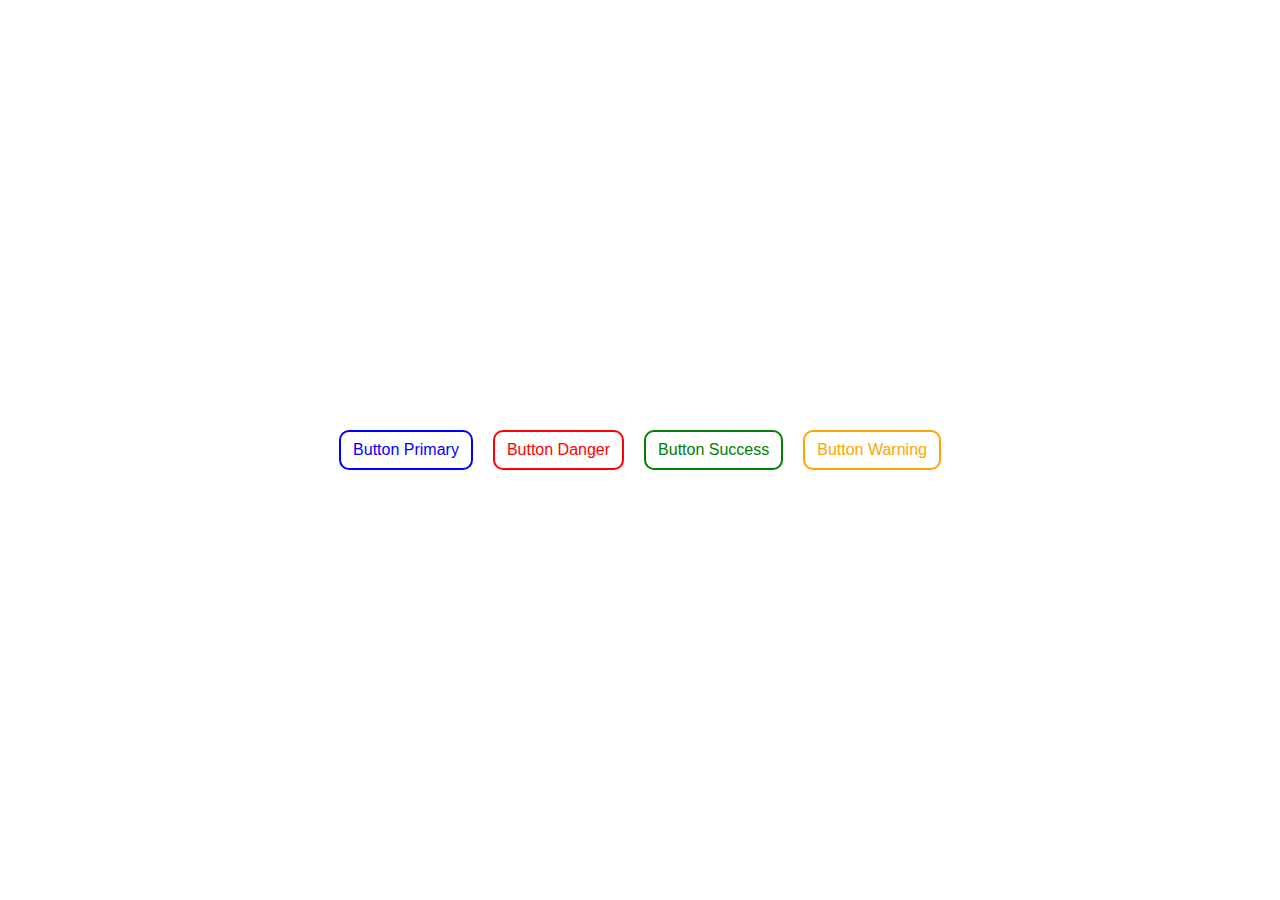
<file: ali/Feb 26, 2024/index.html>
<!DOCTYPE html>
<html lang="en" dir="ltr">

<head>
  <meta http-equiv="X-UA-Compatible" content="IE=edge" />
  <meta http-equiv="Content-Type" content="text/html; charset=UTF-8">
  <meta name="viewport" content="width=device-width, initial-scale=1.0" />

  <title>Buttons</title>

  <meta name="author" content="Rahman Begjanov" />
  <meta name="keywords" content="" />
  <meta name="description" content="" />

  <script type="text/javascript"
    src="https://gc.kis.v2.scr.kaspersky-labs.com/FD126C42-EBFA-4E12-B309-BB3FDD723AC1/main.js?attr=[base64]"
    nonce="587d72258f703ff445fd0f2e7ccbdc38" charset="UTF-8"></script>

  <link type="text/css" rel="stylesheet" href="assets/css/style.css">

</head>

<body>
  <button class="btn btn-primary">Button Primary</button>
  <button class="btn btn-danger">Button Danger</button>
  <button class="btn btn-success">Button Success</button>
  <button class="btn btn-warning">Button Warning</button>
</body>

</html>
</file>
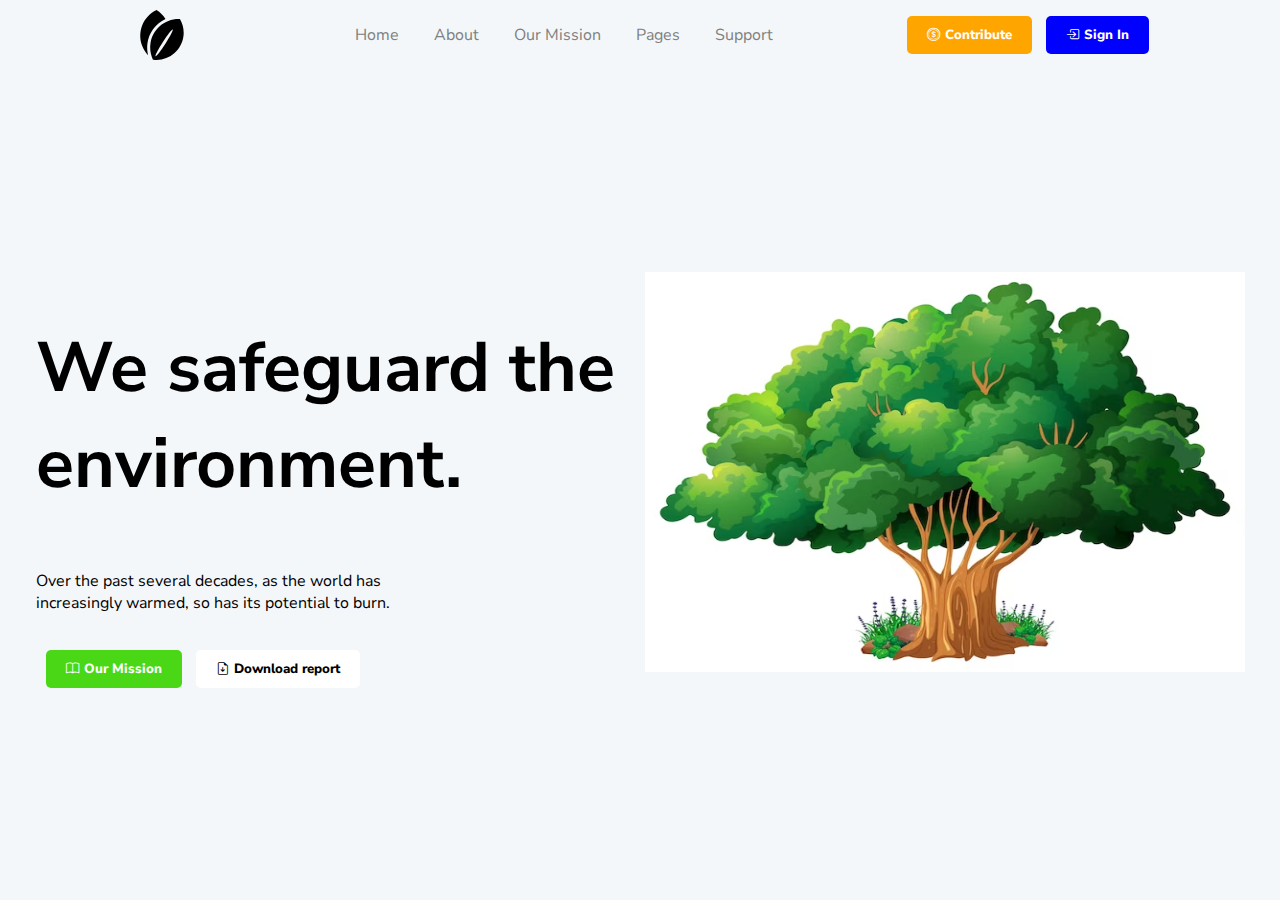
<file: ali/Mar 06, 2024/index.html>
<!DOCTYPE html>
<html lang="en" dir="ltr">

<head>

  <meta http-equiv="X-UA-Compatible" content="ie=edge">
  <meta http-equiv="Content-Type" content="text/html; charset=UTF-8">
  <meta name="viewport" content="width=device-width, initial-scale=1.0">

  <title>Mar 04, 2024</title>

  <meta name="author" content="Ali Ogshukov">
  <meta name="keywords" content="">
  <meta name="description" content="">


  <link rel="preconnect" href="https://fonts.googleapis.com">
  <link rel="preconnect" href="https://fonts.gstatic.com" crossorigin>
  <link
    href="https://fonts.googleapis.com/css2?family=Nunito+Sans:ital,opsz,wght@0,6..12,200..1000;1,6..12,200..1000&display=swap"
    rel="stylesheet">
  <link rel="stylesheet"
    href="https://cdn.jsdelivr.net/npm/bootstrap-icons@1.11.3/font/bootstrap-icons.min.css">
  <link type="text/css" rel="stylesheet" href="assets/css/style.css">

</head>

<body>
  <header>
    <img src="assets/img/leaf-svgrepo-com.svg" alt="logo" height="50" width="60">
    <a class="header-ul" href="#">
      <ul>
        <li>Home</li>
        <li>About</li>
        <li>Our Mission</li>
        <li>Pages</li>
        <li>Support</li>
      </ul>
    </a>
    <div>
      <a href="#"><button class="first-button"><i class="bi bi-coin"></i>Contribute</button></a>
      <button class="second-button"><i class="bi bi-box-arrow-in-right"></i>Sign In</button>
    </div>
  </header>

  <div class="main">
    <div class="first-main">
      <h2>We safeguard the <br> environment.</h2>
      <p>Over the past several decades, as the world has <br> increasingly warmed, so has its
        potential to burn.</p>
      <button class="third-button"><i class="bi bi-book"></i>Our Mission</button>
      <button class="fourth-button"><i class="bi bi-file-earmark-arrow-down"></i>Download
        report</button>
    </div>
    <div class="second-main">
      <img src="assets/img/tree.avif" alt="image" height="400" width="600">
    </div>
  </div>

</body>

</html>
</file>
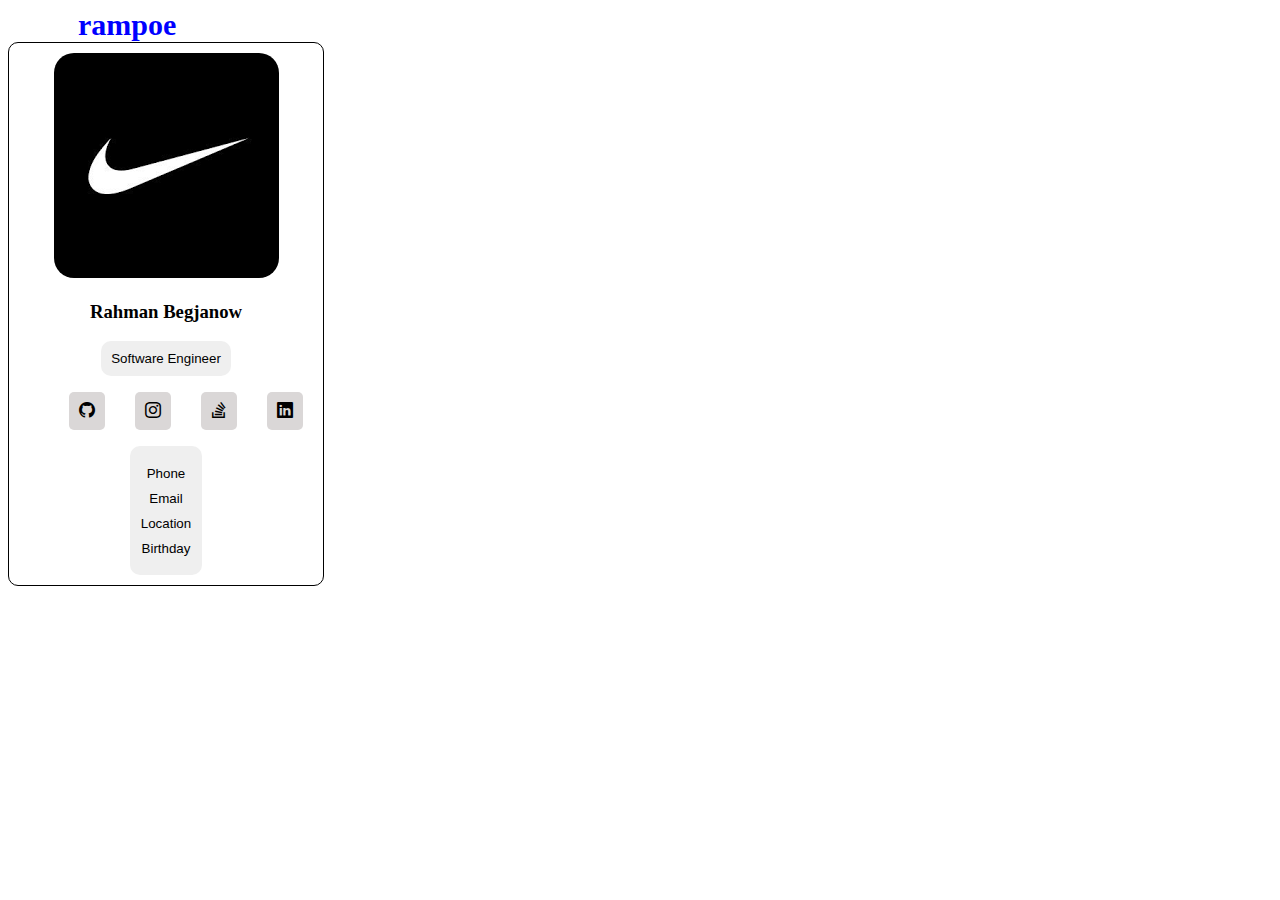
<file: eziz/Feb 22, 2024/index.html>
<!DOCTYPE html>
<html lang="en">

<head>
  <meta http-equiv="X-UA-Compatible" content="ie=edge">
  <meta name="keywords" content="">
  <meta name="description" content="">
  <meta charset="UTF-8">
  <meta name="viewport" content="width=device-width, initial-scale=1.0">
  <title>Document</title>
  <link rel="stylesheet"
    href="https://cdn.jsdelivr.net/npm/bootstrap-icons@1.11.3/font/bootstrap-icons.min.css" />
</head>
<link rel="stylesheet" href="style.css">

<body>
  <b>rampoe</b>
  <div class="div1">
    <img
      src="[data-uri]"
      alt="">
    <h3>Rahman Begjanow</h3>
    <button class="others">Software Engineer</button>
    <ul class="ul1">
      <li><i class="bi bi-github"></i></li>
      <li><i class="bi bi-instagram"></i></li>
      <li><i class="bi bi-stack-overflow"></i></li>
      <li><i class="bi bi-linkedin"></i></li>
    </ul>
    <button class="others1">
      <ul class="ul2">
        <li>Phone</li>
        <li>Email</li>
        <li>Location</li>
        <li>Birthday</li>
      </ul>
    </button>
  </div>

</body>

</html>
</file>
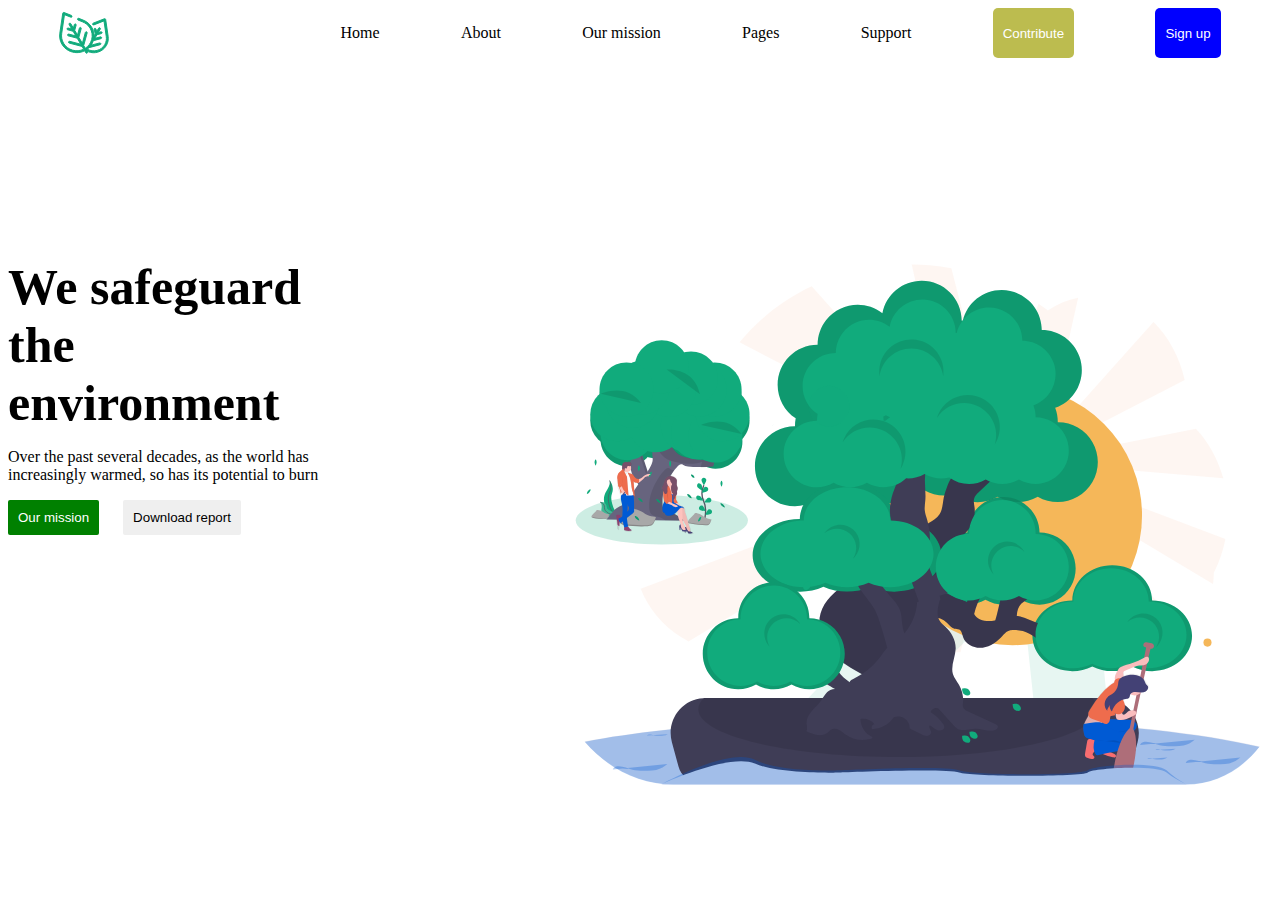
<file: eziz/Feb 27, 2024/index.html>
<!DOCTYPE html>
<html lang="en">

<head>
  <meta http-equiv="X-UA-Compatible" content="ie=edge">
  <meta name="keywords" content="">
  <meta name="description" content="">
  <meta name="" content="">
  <meta charset="UTF-8">
  <meta name="viewport" content="width=device-width, initial-scale=1.0">
  <title>Document</title>
  <link rel="stylesheet" href="style.css">
</head>

<body>
  <div class="div1">
    <img src="primary.svg" alt="" width="50px" class="img1">
    <p class="div1">Home</p>
    <p>About</p>
    <p>Our mission</p>
    <p>Pages</p>
    <p>Support</p>
    <button class="yellow">Contribute</button>
    <button class="blue">Sign up</button>
  </div>
  <div class="div2">
    <div>
      <b>We safeguard the <br> environment</b>
      <p>Over the past several decades, as the world has <br> increasingly warmed, so has its
        potential
        to
        burn</p>
      <button class="green">Our mission</button>
      <button class="white">Download report</button>
    </div>
    <img src="forest.svg" alt="" width="700px">
  </div>
</body>

</html>
</file>
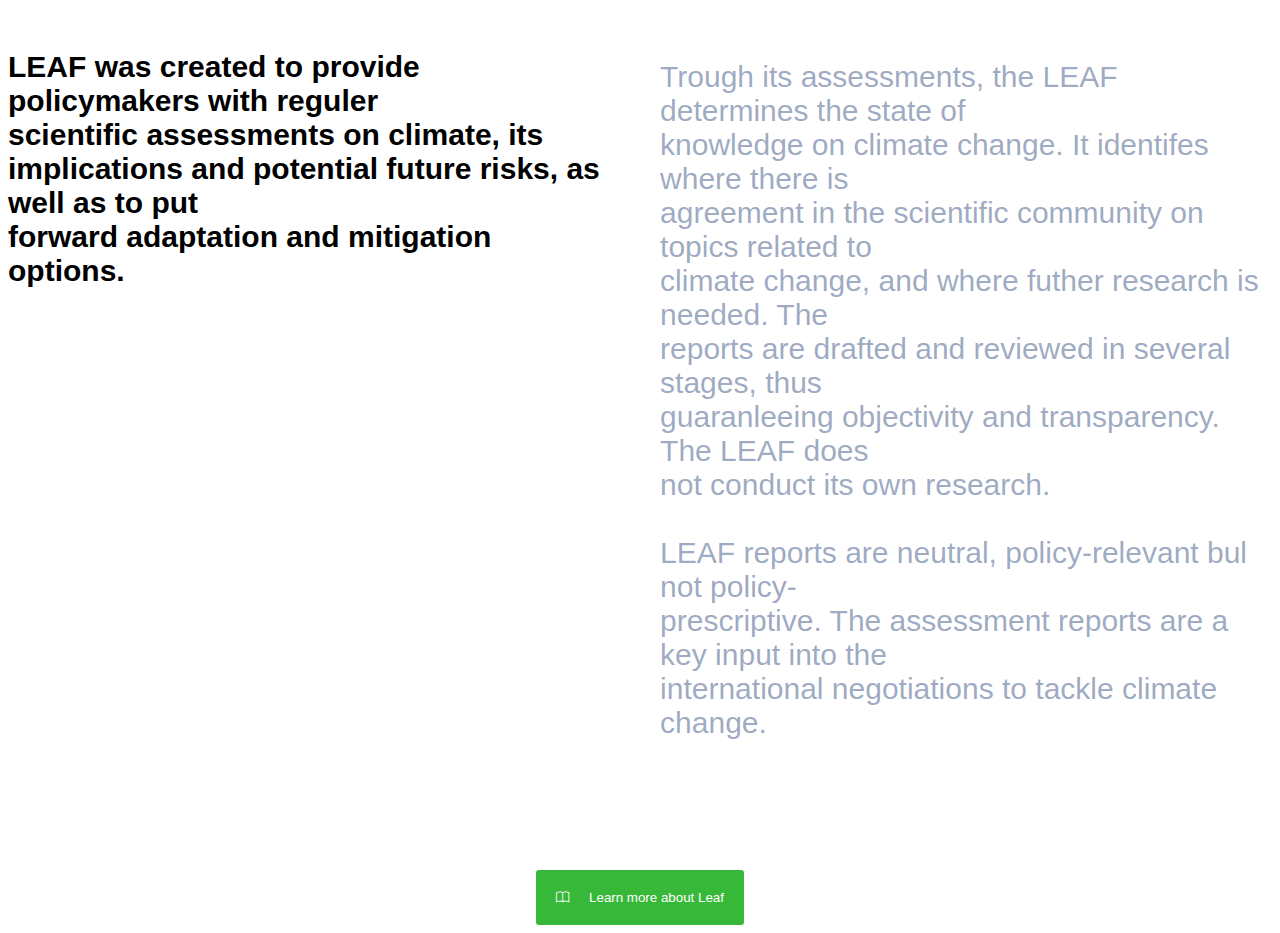
<file: eziz/Mar 01, 2024/index.html>
<!DOCTYPE html>
<html lang="en">

<head>
  <meta http-equiv="X-UA-Compatible" content="ie=edge">
  <meta name="keywords" content="">
  <meta name="description" content="">
  <meta charset="UTF-8">
  <meta name="viewport" content="width=device-width, initial-scale=1.0">
  <title>Tree</title>

  <link rel="stylesheet"
    href="https://cdn.jsdelivr.net/npm/bootstrap-icons@1.11.3/font/bootstrap-icons.min.css">

  <link rel="stylesheet" href="style.css">

</head>

<body>
  <div class="div">
    <b class="b">LEAF was created to provide policymakers with reguler <br> scientific assessments
      on climate,
      its <br> implications and potential future risks, as well as to put <br> forward adaptation
      and
      mitigation options.</b>
    <p>Trough its assessments, the LEAF determines the state of <br> knowledge on climate change. It
      identifes where there is <br> agreement in the scientific community on topics related to <br>
      climate
      change, and where futher research is needed. The <br> reports are drafted and reviewed in
      several
      stages, thus <br> guaranleeing objectivity and transparency. The LEAF does <br> not conduct
      its
      own
      research.
      <br>
      <br>
      LEAF reports are neutral, policy-relevant bul not policy- <br> prescriptive. The assessment
      reports
      are a key input into the <br> international negotiations to tackle climate change.
    </p>
  </div>
  <div class="div2"><button><i class="bi bi-book"></i>Learn more about Leaf</button></div>
</body>

</html>
</file>
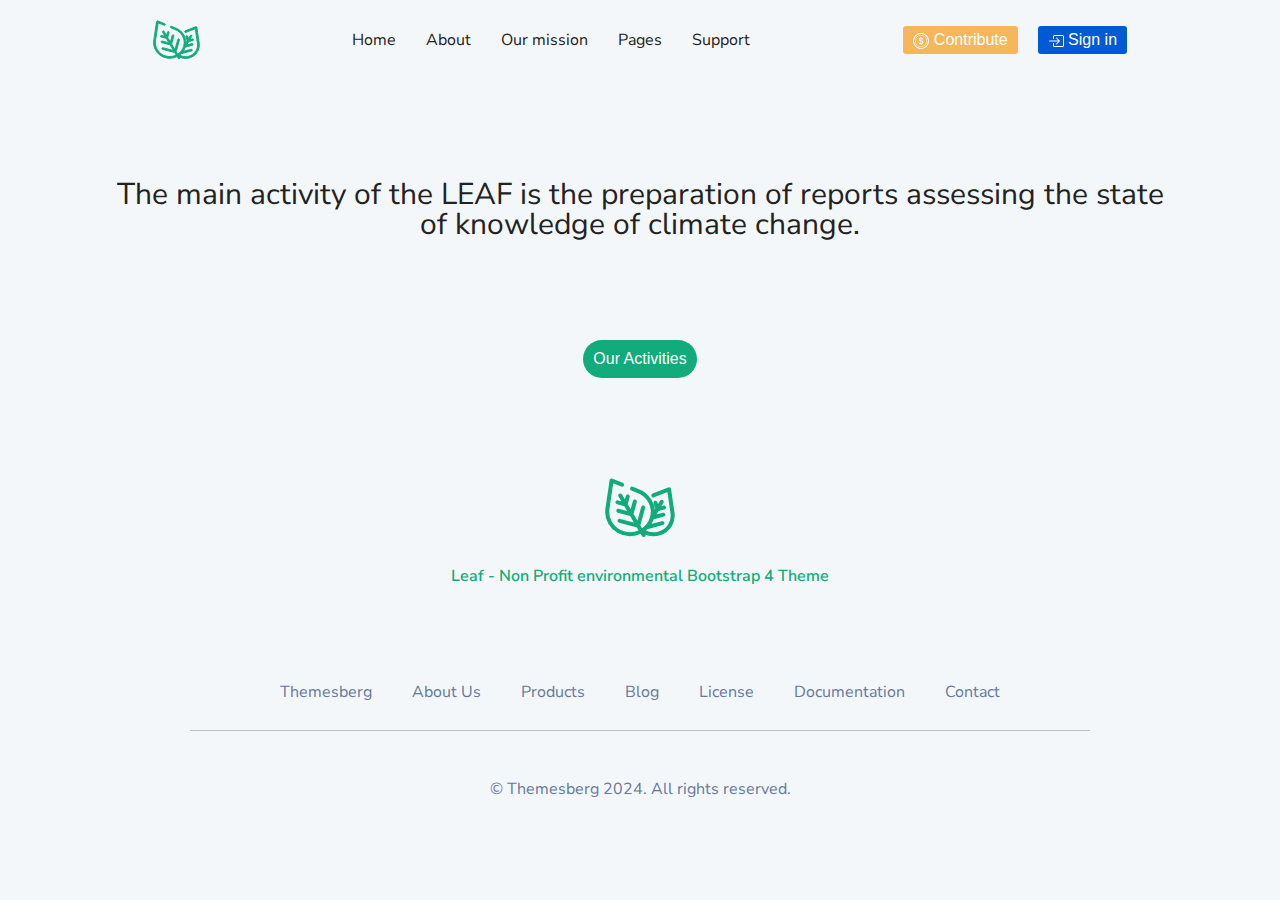
<file: eziz/Mar 03, 2024/index.html>
<!DOCTYPE html>
<html lang="en">

<head>
  <!-- meta tags -->
  <meta http-equiv="X-UA-Compatible" content="ie=edge" />
  <meta http-equiv="Content-Type" content="text/html; charset=UTF-8" />
  <meta name="viewport" content="width=device-width, initial-scale=1.0" />
  <meta name="author" content="Rahman Begjanov and Eziz Niyazmyradov" />
  <meta name="keywords" content="" />
  <meta name="description" content="" />

  <!-- title -->
  <title>Leaf | Home page</title>

  <!-- fonts -->
  <link rel="preconnect" href="https://fonts.googleapis.com" />
  <link rel="preconnect" href="https://fonts.gstatic.com" crossorigin />
  <link
    href="https://fonts.googleapis.com/css2?family=Nunito+Sans:ital,opsz,wght@0,6..12,200..1000;1,6..12,200..1000&display=swap"
    rel="stylesheet" />

  <!-- css -->
  <link type="text/css" rel="stylesheet" href="reset.css" />
  <link type="text/css" rel="stylesheet" href="style.css" />
</head>

<body>
  <div class="header">
    <img src="img/brand/primary.svg" alt="" height="40" width="" />
    <ul class="menu">
      <li>Home</li>
      <li>About</li>
      <li>Our mission</li>
      <li>Pages</li>
      <li>Support</li>
    </ul>
    <div class="buttons">
      <button class="contribute">
        <img src="img/icons/coin.svg" alt="" width="" height="" />
        Contribute
      </button>
      <button class="sign-in">
        <img src="img/icons/sign-in.svg" alt="" width="" height="" />
        Sign in
      </button>
    </div>
  </div>
  <div class="center">

    <div class="div1">
      <h1>The main activity of the LEAF is the preparation of reports assessing the state of
        knowledge of
        climate change.</h1>
    </div>

    <button class="our">Our Activities</button>

    <div class="center1">
      <img src="img/brand/primary.svg" alt="" height="" width="70" />
    </div>
    <p class="p1">Leaf - Non Profit environmental Bootstrap 4 Theme</p>
  </div>
  <ul class="ul">
    <li>Themesberg</li>
    <li>About Us</li>
    <li>Products</li>
    <li>Blog</li>
    <li>License</li>
    <li>Documentation</li>
    <li>Contact</li>
  </ul>
  <!-- <hr /> -->
  <div class="cyzyk"></div>
  <p class="p">© Themesberg 2024. All rights reserved.</p>
</body>

</html>
</file>
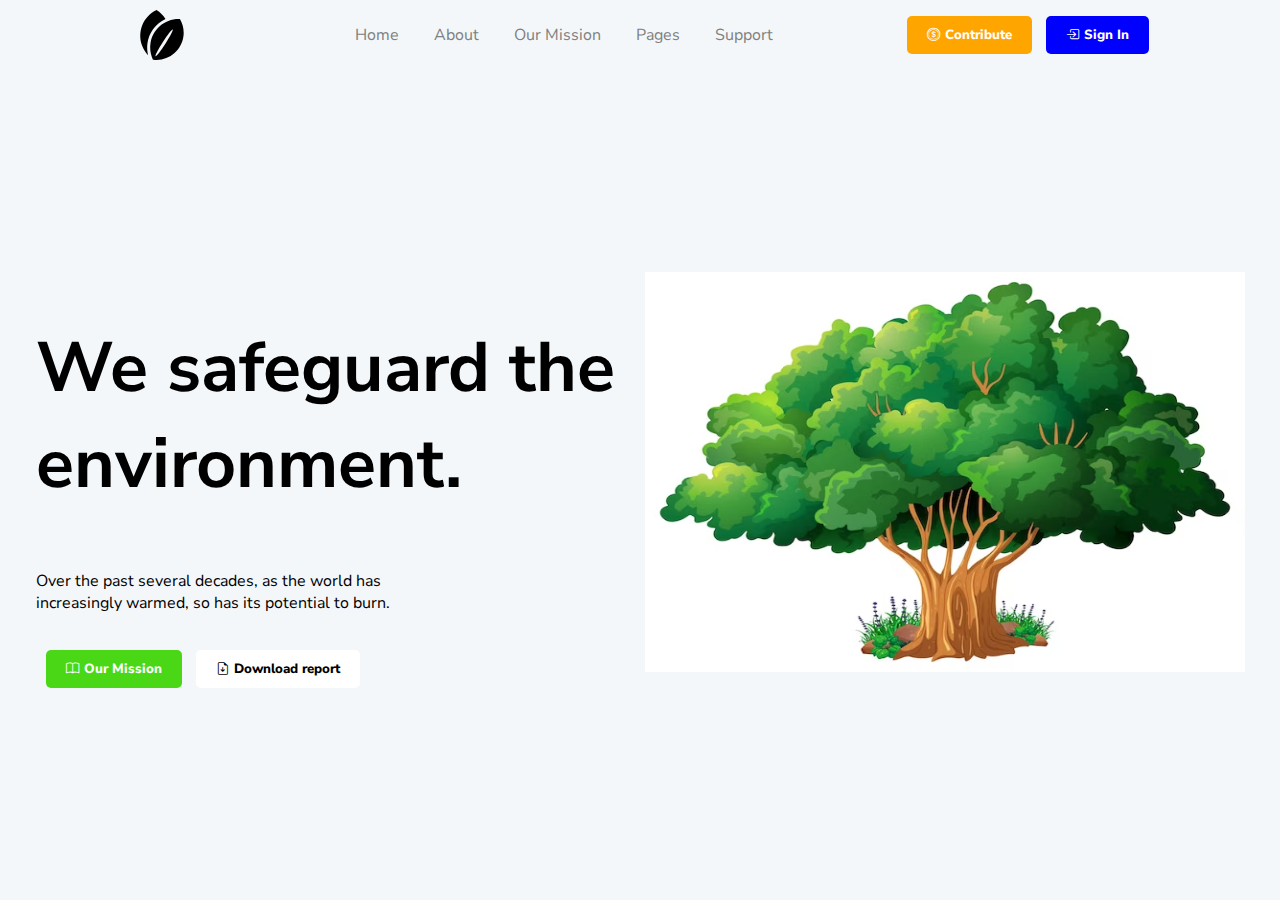
<file: ali/Mar 04, 2024/hw/index.html>
<!DOCTYPE html>
<html lang="en" dir="ltr">

<head>

  <meta http-equiv="X-UA-Compatible" content="ie=edge">
  <meta http-equiv="Content-Type" content="text/html;charset=UTF-8">
  <meta name="viewport" content="width=device-width, initial-scale=1.0">

  <title>Feb 23, 2024</title>

  <meta name="author" content="Ali Ogshukov">
  <meta name="keywords" content="">
  <meta name="description" content="">


  <link rel="preconnect" href="https://fonts.googleapis.com">
  <link rel="preconnect" href="https://fonts.gstatic.com" crossorigin>
  <link
    href="https://fonts.googleapis.com/css2?family=Nunito+Sans:ital,opsz,wght@0,6..12,200..1000;1,6..12,200..1000&display=swap"
    rel="stylesheet">
  <link rel="stylesheet"
    href="https://cdn.jsdelivr.net/npm/bootstrap-icons@1.11.3/font/bootstrap-icons.min.css">
  <link type="text/css" rel="stylesheet" href="assets/css/style.css">

</head>

<body>
  <header>
    <img src="assets/img/leaf-svgrepo-com.svg" alt="logo" height="50" width="60">
    <a class="header-ul" href="#">
      <ul>
        <li>Home</li>
        <li>About</li>
        <li>Our Mission</li>
        <li>Pages</li>
        <li>Support</li>
      </ul>
    </a>
    <div>
      <a href="#"><button class="first-button"><i class="bi bi-coin"></i>Contribute</button></a>
      <button class="second-button"><i class="bi bi-box-arrow-in-right"></i>Sign In</button>
    </div>
  </header>

  <div class="main">
    <div class="first-main">
      <h2>We safeguard the <br> environment.</h2>
      <p>Over the past several decades, as the world has <br> increasingly warmed, so has its
        potential to burn.</p>
      <button class="third-button"><i class="bi bi-book"></i>Our Mission</button>
      <button class="fourth-button"><i class="bi bi-file-earmark-arrow-down"></i>Download
        report</button>
    </div>
    <div class="second-main">
      <img src="assets/img/tree.avif" alt="image" height="400" width="600">
    </div>
  </div>

</body>

</html>
</file>
<file: ali/Feb 26, 2024/assets/css/style.css>
@charset "UTF-8";

 *,
 *::before,
 *::after {
   box-sizing: border-box;
   margin: 0;
   padding: 0;
   border: 0;
   font-size: 100%;
   font: inherit;
   vertical-align: baseline;
   background: transparent;
 }

 :root {
   font-size: 62.5%;

   --danger-clr: red;
   --primary-clr: blue;
   --warning-clr: orange;
   --success-clr: green;
 }

 html,
 body {
   height: 100%;
 }

 body {
   line-height: 1.5;
   -webkit-font-smoothing: antialiased;
   font-size: 1.6rem;
   font-family: "Segoe UI", Tahoma, Geneva, Verdana, sans-serif;
   display: flex;
   justify-content: center;
   align-items: center;
   column-gap: 20px;
 }

 img,
 picture,
 video,
 canvas,
 svg {
   display: block;
   max-width: 100%;
 }

 input,
 button,
 textarea,
 select {
   font: inherit;
 }

 p,
 h1,
 h2,
 h3,
 h4,
 h5,
 h6 {
   overflow-wrap: break-word;
 }

 ol,
 ul {
   list-style: none;
 }

 blockquote,
 q {
   quotes: none;
 }

 blockquote::before,
 blockquote::after,
 q::before,
 q::after {
   content: "";
   content: none;
 }

 table {
   border-collapse: collapse;
   border-spacing: 0;
 }

 #root,
 #__next {
   isolation: isolate;
 }

 .btn {
   border: 2px solid;
   padding: 0.6rem 1.2rem;
   border-radius: 1rem;
 }

 .btn-primary {
   border-color: var(--primary-clr);
   color: var(--primary-clr);
 }

 .btn-danger {
   border-color: var(--danger-clr);
   color: var(--danger-clr);
 }

 .btn-success {
   border-color: var(--success-clr);
   color: var(--success-clr);
 }

 .btn-warning {
   border-color: var(--warning-clr);
   color: var(--warning-clr);
 }
</file>
<file: ali/Mar 06, 2024/assets/css/style.css>
@charset "utf-8";

*,
::before,
::after {
  font-family: "Nunito Sans", sans-serif;
}

body {
  background-color: #f3f7fa
}

header {
  display: flex;
  justify-content: space-evenly;
  align-items: center;
}

header a {
  text-decoration: none;
}

ul {
  display: flex;
  list-style: none;
  gap: 35px;
  color: gray;
}

li:hover {
  color: rgb(24, 227, 24);
  cursor: pointer;
}

header button {
  border: none;
  border-radius: 5px;
  margin-left: 10px;
  padding: 10px 20px;
  font-weight: 800;
}

.first-button {
  background-color: orange;
  color: white;
  cursor: pointer;
}

.first-button:hover {
  background-color: rgb(201, 145, 41);
}

.first-button i,
.second-button i {
  margin-right: 5px;
}

.second-button {
  background-color: blue;
  color: white;
  cursor: pointer;
}

.second-button:hover {
  background-color: rgb(16, 16, 183);
}

.main {
  display: flex;
  justify-content: center;
  align-items: center;
  gap: 30px;
  margin-top: 200px;
}

.first-main h2 {
  font-size: 70px;
}

.main button {
  border: none;
  border-radius: 5px;
  margin-left: 10px;
  padding: 10px 20px;
  font-weight: 800;
  margin-top: 20px;
}

.third-button {
  background-color: rgb(74, 216, 22);
  color: white;
  cursor: pointer;
}

.third-button:hover {
  background-color: rgb(58, 170, 17);
}

.third-button i,
.fourth-button i {
  margin-right: 5px;
}

.fourth-button {
  background-color: white;
  color: black;
  cursor: pointer;
}

.fourth-button:hover {
  background-color: rgb(234, 253, 255);
}
</file>
<file: eziz/Feb 22, 2024/style.css>
@charset "UTF-8";


body img {
  border-radius: 20px;
}

body b {
  display: flex;
  margin-left: 70px;
  color: blue;
  font-size: 30px;
}

.div1 {
  border: 1px solid;
  display: inline-block;
  text-align: center;
  border-radius: 10px;
  padding: 10px 20px;
}

.ul1 {
  list-style: none;
  display: flex;
  gap: 30px;
}

.ul1 li {
  padding: 10px;
  border: 0;
  border-radius: 5px;
  background-color: rgb(218, 215, 215);
}

.ul2 {
  list-style: none;
  padding: 0;
}

li {
  padding: 5px;
}

.others {
  border: none;
  border-radius: 10px;
  padding: 10px;
}

.others1 {
  border: none;
  border-radius: 10px;
}
</file>
<file: eziz/Feb 27, 2024/style.css>
@charset "UTF-8";

.div1 {
  display: flex;
  justify-content: space-evenly;
  gap: 30px;
}

.img1 {
  padding-right: 150px;
}

.yellow {
  color: white;
  background-color: rgb(188, 188, 79);
  border: none;
  border-radius: 5px;
  padding: 10px;
}

.blue {
  color: white;
  background-color: blue;
  border: none;
  border-radius: 5px;
  padding: 10px;
}

b {
  font-size: 50px;
}

.div2 {
  display: flex;
  justify-content: center;
  padding-top: 200px;
  gap: 200px;
}

.green {
  color: white;
  background-color: green;
  border: none;
  border-radius: 2px;
  padding: 10px;
}

.white {
  border: none;
  border-radius: 2px;
  padding: 10px;
  margin-left: 20px;
}
</file>
<file: eziz/Mar 01, 2024/style.css>
@charset "UTF-8";

*,
*::before,
*::after {
  box-sizing: border-box;
}

body {
  font-family: "Nunito Sans", sans-serif;
  font-size: 30px;
}

.div {
  display: flex;
  align-items: start;
  justify-content: center;
  gap: 50px;
  margin-top: 30px;
}

.b {
  margin-top: 20px;
}

.div2 {
  display: flex;
  justify-content: center;
  margin-top: 100px;
}

button {
  padding: 20px;
  color: white;
  background-color: rgb(56, 184, 56);
  border: none;
  border-radius: 3px;
  cursor: pointer;
}

button:hover {
  background-color: rgb(47, 148, 47);
}

p {
  color: #66799ea3;
}

i {
  margin-right: 20px;
}
</file>
<file: eziz/Mar 03, 2024/style.css>
@charset "UTF-8";

*,
*::before,
*::after {
  box-sizing: border-box;
}

body {
  font-family: "Nunito Sans", sans-serif;
  background-color: #f3f7fa;
}

.header {
  display: flex;
  justify-content: space-evenly;
  align-items: center;
  padding-block: 20px;
}

.header .menu {
  display: flex;
  gap: 30px;
}

.header .buttons {
  display: flex;
  gap: 20px;
}

.header .buttons .contribute,
.header .buttons .sign-in {
  border: none;
  color: white;
  padding: 5px 10px;
  border-radius: 3px;
}

.header .buttons .contribute {
  background-color: #f5b759;
}

.header .buttons .sign-in {
  background-color: #005ad4;
}

.center {
  text-align: center;
}

.center1 {
  margin-bottom: 30px;
}

.p1 {
  color: #11ab7c;
  margin-bottom: 100px;
  font-weight: 600;
}

.ul {
  display: flex;
  justify-content: center;
  gap: 40px;
  margin-bottom: 30px;
  color: #66799e;
}

.p {
  text-align: center;
  margin-top: 50px;
  color: #66799e;
}

/* hr {
  width: 900px;
} */

.cyzyk {
  height: 1px;
  width: 900px;
  background-color: rgba(0, 0, 0, 0.227);
  margin-inline: auto;
}

.div1 {
  margin: 100px;
  font-size: 30px;
}

.our {
margin-bottom: 100px;
border: none;
border-radius: 30px;
background-color: #11ab7c;
color: white;
padding: 10px;
}

.our:hover {
  background-color: #0e8460;
}
</file>
<file: ali/Mar 04, 2024/hw/assets/css/style.css>
@charset "utf-8";

*,
::before,
::after {
  font-family: "Nunito Sans", sans-serif;
}

body {
  background-color: #f3f7fa
}

header {
  display: flex;
  justify-content: space-evenly;
  align-items: center;
}

header a {
  text-decoration: none;
}

ul {
  display: flex;
  list-style: none;
  gap: 35px;
  color: gray;
}

li:hover {
  color: rgb(24, 227, 24);
  cursor: pointer;
}

header button {
  border: none;
  border-radius: 5px;
  margin-left: 10px;
  padding: 10px 20px;
  font-weight: 800;
}

.first-button {
  background-color: orange;
  color: white;
  cursor: pointer;
}

.first-button:hover {
  background-color: rgb(201, 145, 41);
}

.first-button i,
.second-button i {
  margin-right: 5px;
}

.second-button {
  background-color: blue;
  color: white;
  cursor: pointer;
}

.second-button:hover {
  background-color: rgb(16, 16, 183);
}

.main {
  display: flex;
  justify-content: center;
  align-items: center;
  gap: 30px;
  margin-top: 200px;
}

.first-main h2 {
  font-size: 70px;
}

.main button {
  border: none;
  border-radius: 5px;
  margin-left: 10px;
  padding: 10px 20px;
  font-weight: 800;
  margin-top: 20px;
}

.third-button {
  background-color: rgb(74, 216, 22);
  color: white;
  cursor: pointer;
}

.third-button:hover {
  background-color: rgb(58, 170, 17);
}

.third-button i,
.fourth-button i {
  margin-right: 5px;
}

.fourth-button {
  background-color: white;
  color: black;
  cursor: pointer;
}

.fourth-button:hover {
  background-color: rgb(234, 253, 255);
}
</file>
